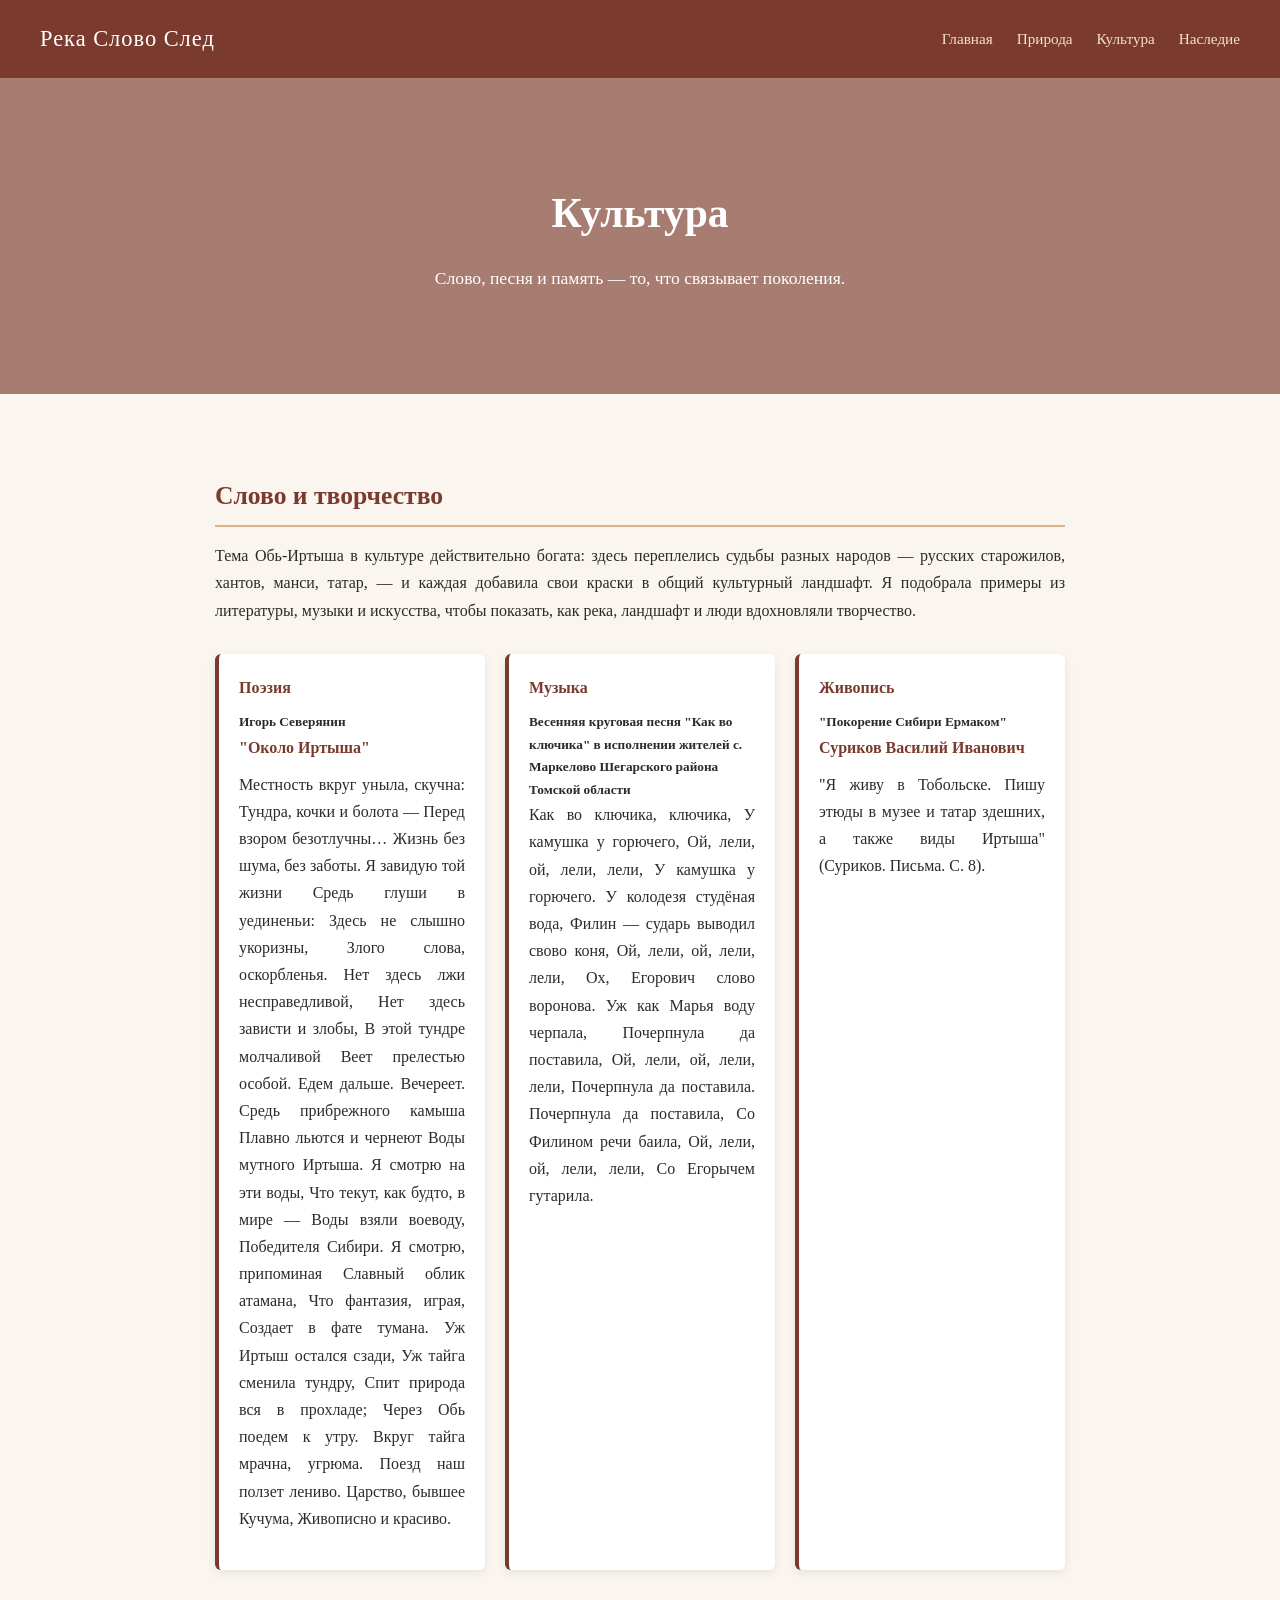
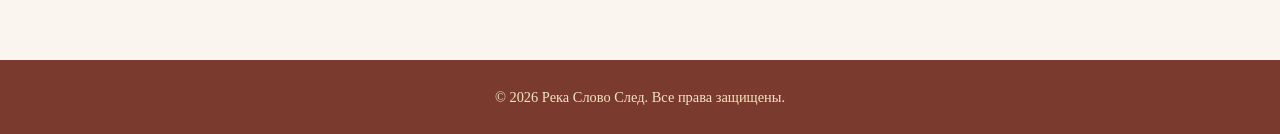
<file: culture.html>
<!DOCTYPE html>
<html lang="ru">
<head>
  <meta charset="UTF-8">
  <meta name="viewport" content="width=device-width, initial-scale=1.0">
  <title>Культура — Река Слово След</title>
  <style>
  * {
    margin: 0;
    padding: 0;
    box-sizing: border-box;
  }
  body {
    font-family: 'Georgia', serif;
    line-height: 1.7;
    color: #2b2b2b;
    background: #faf6ef;
  }

  header {
    background: #7a3b2e;
    color: #fff;
    padding: 20px 40px;
    display: flex;
    justify-content: space-between;
    align-items: center;
    flex-wrap: wrap;
  }

  header h1 {
    font-size: 1.4rem;
    font-weight: normal;
    letter-spacing: 1px;
  }

  nav a {
    color: #f4e4c1;
    text-decoration: none;
    margin-left: 20px;
    font-size: 0.95rem;
    transition: color .3s;
  }

  nav a:hover {
    color: #fff;
    text-decoration: underline;
  }

  .hero {
    background: linear-gradient(rgba(122,59,46,.65), rgba(122,59,46,.65)), url('https://images.unsplash.com/photo-1519677100203-a0e668c92439?w=1600') center/cover;
    color: #fff;
    padding: 100px 40px;
    text-align: center;
  }

  .hero h2 {
    font-size: 2.6rem;
    margin-bottom: 15px;
  }

  .hero p {
    font-size: 1.1rem;
    max-width: 700px;
    margin: 0 auto;
  }

  main {
    max-width: 900px;
    margin: 0 auto;
    padding: 50px 25px;
  }

  main h3 {
    font-size: 1.6rem;
    color: #7a3b2e;
    margin: 30px 0 15px;
    border-bottom: 2px solid #d9b48f;
    padding-bottom: 8px;
  }

  main p {
    margin-bottom: 18px;
    text-align: justify;
  }

  .cards {
    display: grid;
    grid-template-columns: repeat(auto-fit, minmax(240px, 1fr));
    gap: 20px;
    margin-top: 30px;
  }

  .card {
    background: #fff;
    border-left: 4px solid #7a3b2e;
    padding: 20px;
    border-radius: 6px;
    box-shadow: 0 3px 10px rgba(0,0,0,.08);
  }

  .card h4 {
    color: #7a3b2e;
    margin-bottom: 10px;
  }

  footer {
    background: #7a3b2e;
    color: #f4e4c1;
    text-align: center;
    padding: 25px;
    font-size: 0.9rem;
    margin-top: 40px;
  }

  @media (max-width: 600px) {
    header { flex-direction: column; text-align: center; }
    nav a { margin: 5px 10px; display: inline-block; }
    .hero h2 { font-size: 1.9rem; }
  }
  </style>
</head>
<body>
  <header>
    <h1>Река Слово След</h1>
    <nav>
      <a href="main.html">Главная</a>
      <a href="nature.html">Природа</a>
      <a href="culture.html">Культура</a>
      <a href="heritage.html">Наследие</a>
    </nav>
  </header>

  <section class="hero">
    <h2>Культура</h2>
    <p>Слово, песня и память — то, что связывает поколения.</p>
  </section>

  <main>
    <h3>Слово и творчество</h3>
    <p>Тема Обь-Иртыша в культуре действительно богата: здесь переплелись судьбы разных народов — русских старожилов, хантов, манси, татар, — и каждая добавила свои краски в общий культурный ландшафт. Я подобрала примеры из литературы, музыки и искусства, чтобы показать, как река, ландшафт и люди вдохновляли творчество. 
</p>

    <div class="cards">
      <div class="card">
        <h4>Поэзия</h4>
        <h5>Игорь Северянин</h5> <h4>"Около Иртыша"</h4>
        <p>Местность вкруг уныла, скучна: Тундра, кочки и болота — Перед взором безотлучны… Жизнь без шума, без заботы. Я завидую той жизни Средь глуши в уединеньи: Здесь не слышно укоризны, Злого слова, оскорбленья. Нет здесь лжи несправедливой, Нет здесь зависти и злобы, В этой тундре молчаливой Веет прелестью особой. Едем дальше. Вечереет. Средь прибрежного камыша Плавно льются и чернеют Воды мутного Иртыша. Я смотрю на эти воды, Что текут, как будто, в мире — Воды взяли воеводу, Победителя Сибири. Я смотрю, припоминая Славный облик атамана, Что фантазия, играя, Создает в фате тумана. Уж Иртыш остался сзади, Уж тайга сменила тундру, Спит природа вся в прохладе; Через Обь поедем к утру. Вкруг тайга мрачна, угрюма. Поезд наш ползет лениво. Царство, бывшее Кучума, Живописно и красиво.</p>
      </div>
      <div class="card">
        <h4>Музыка</h4>
        <h5>Весенняя круговая песня "Как во ключика" в исполнении жителей с. Маркелово Шегарского района Томской области</h5>
        <p>Как во ключика, ключика, У камушка у горючего, Ой, лели, ой, лели, лели, У камушка у горючего. У колодезя студёная вода, Филин — сударь выводил свово коня, Ой, лели, ой, лели, лели, Ох, Егорович слово воронова. Уж как Марья воду черпала, Почерпнула да поставила, Ой, лели, ой, лели, лели, Почерпнула да поставила. Почерпнула да поставила, Со Филином речи баила, Ой, лели, ой, лели, лели, Со Егорычем гутарила.</p>
      </div>
      <div class="card">
        <h4>Живопись</h4>
        <h5>"Покорение Сибири Ермаком"</h5> <h4>Суриков Василий Иванович</h4>
        <p>"Я живу в Тобольске. Пишу этюды в музее и татар здешних, а также виды Иртыша" (Суриков. Письма. С. 8).</p>
      </div>
    </div>
  </main>

  <footer>
    © 2026 Река Слово След. Все права защищены.
  </footer>
</body>
</html>
</file>
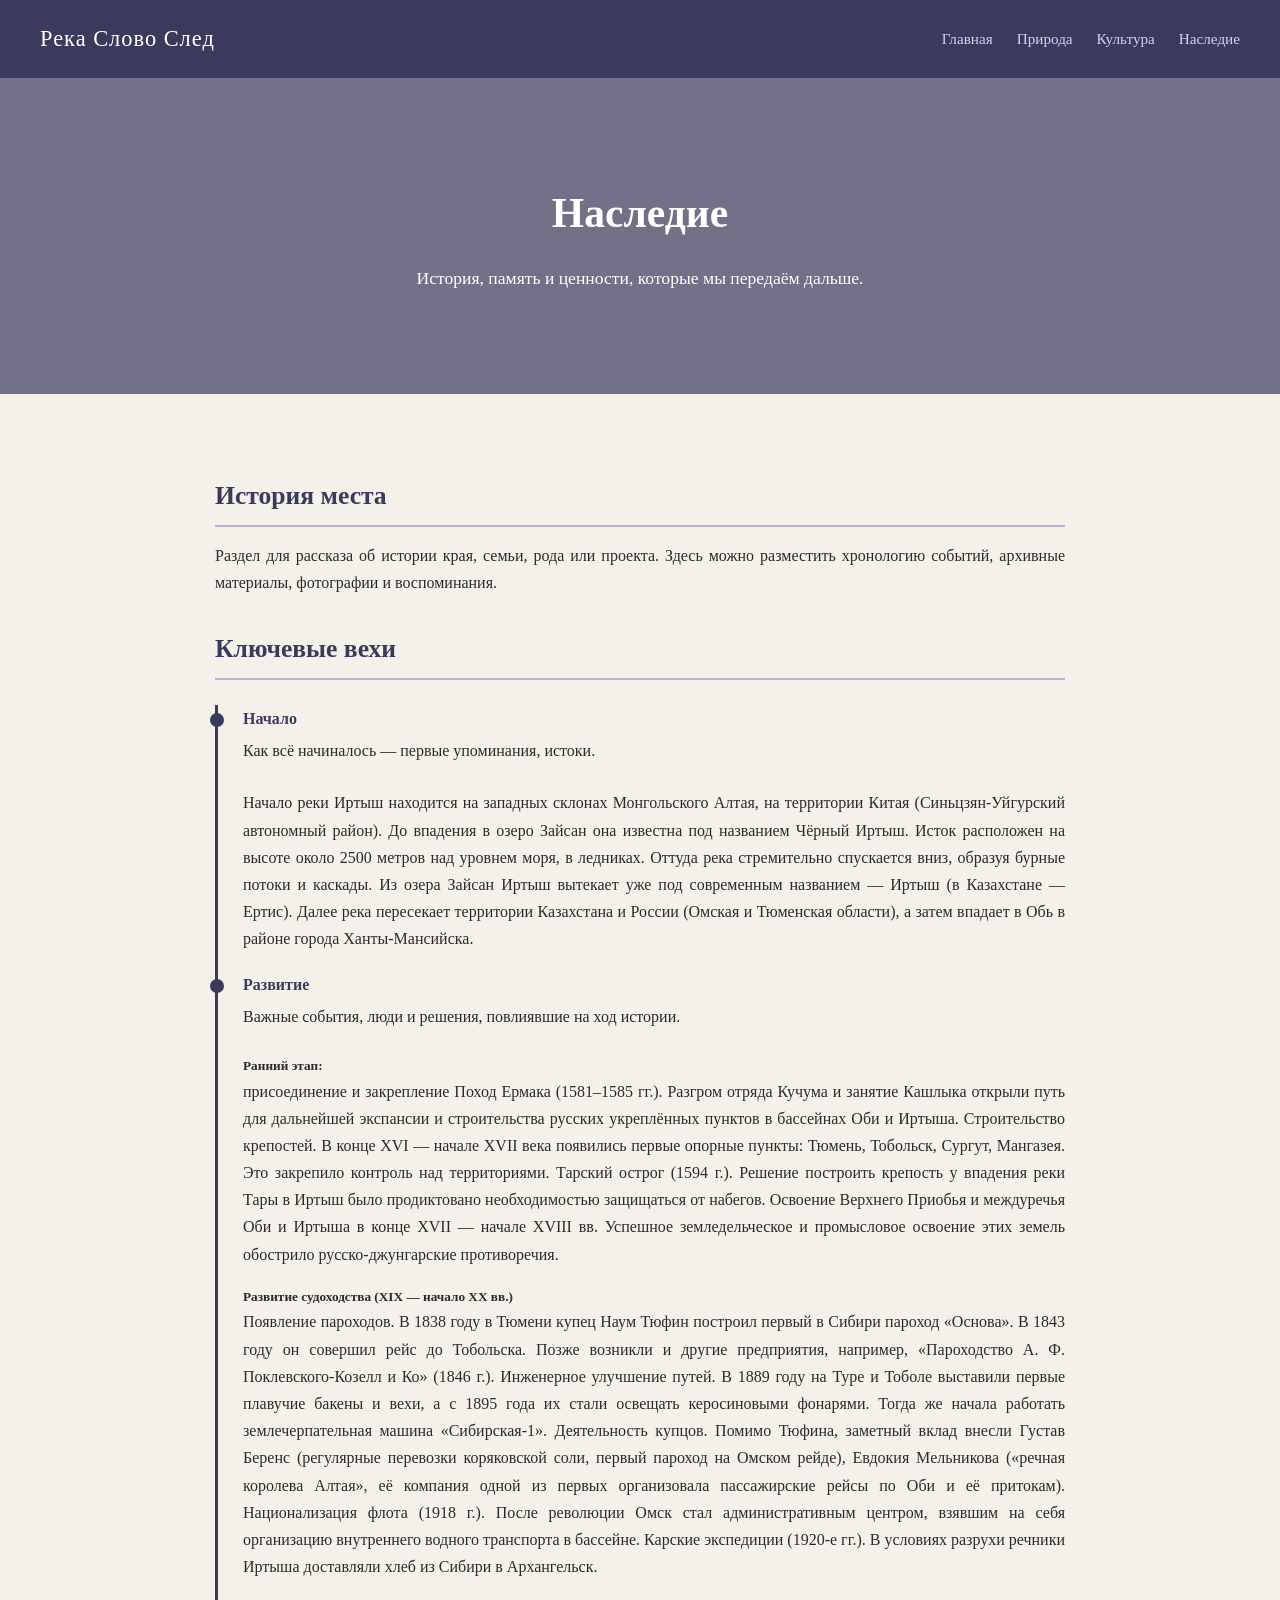
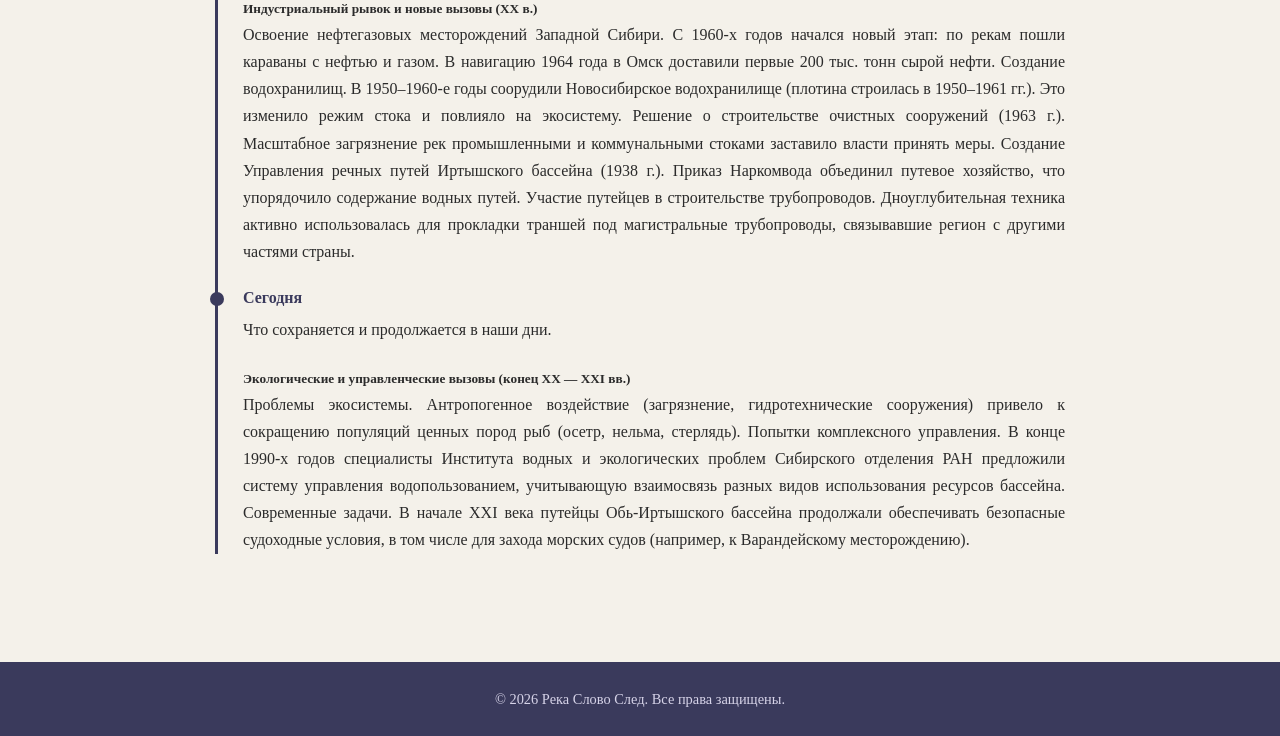
<file: heritage.html>
<!DOCTYPE html>
<html lang="ru">
<head>
  <meta charset="UTF-8">
  <meta name="viewport" content="width=device-width, initial-scale=1.0">
  <title>Наследие — Река Слово След</title>
  <style>
  * {
    margin: 0;
    padding: 0;
    box-sizing: border-box;
  }

  body {
    font-family: 'Georgia', serif;
    line-height: 1.7;
    color: #2b2b2b;
    background: #f4f1ea;
  }

  header {
    background: #3a3a5c;
    color: #fff;
    padding: 20px 40px;
    display: flex;
    justify-content: space-between;
    align-items: center;
    flex-wrap: wrap;
  }
    
  header h1 {
    font-size: 1.4rem;
    font-weight: normal;
    letter-spacing: 1px;
  }

  nav a {
    color: #d6d3e8;
    text-decoration: none;
    margin-left: 20px;
    font-size: 0.95rem;
    transition: color .3s;
  }
  nav a:hover {
    color: #fff;
    text-decoration: underline;
  }
  
  .hero {
    background: linear-gradient(rgba(58,58,92,.7), rgba(58,58,92,.7)), url('https://images.unsplash.com/photo-1524995997946-a1c2e315a42f?w=1600') center/cover;
    color: #fff;
    padding: 100px 40px;
    text-align: center;
  }
  
  .hero h2 {
    font-size: 2.6rem;
    margin-bottom: 15px;
  }
  
  .hero p {
    font-size: 1.1rem;
    max-width: 700px;
    margin: 0 auto;
  }

  main {
    max-width: 900px;
    margin: 0 auto;
    padding: 50px 25px;
  }

  main h3 {
    font-size: 1.6rem;
    color: #3a3a5c;
    margin: 30px 0 15px;
    border-bottom: 2px solid #b8b3d6;
    padding-bottom: 8px;
  }

  main p {
    margin-bottom: 18px;
    text-align: justify;
  }

  .timeline {
    list-style: none;
    border-left: 3px solid #3a3a5c;
    padding-left: 25px;
    margin-top: 25px;
  }

  .timeline li {
    margin-bottom: 25px;
    position: relative;
  }

  .timeline li::before {
    content: '';
    position: absolute;
    left: -33px;
    top: 8px;
    width: 14px;
    height: 14px;
    background: #3a3a5c;
    border-radius: 50%;
  }

  .timeline strong {
    color: #3a3a5c;
    display: block;
    margin-bottom: 5px;
  }

  footer {
    background: #3a3a5c;
    color: #d6d3e8;
    text-align: center;
    padding: 25px;
    font-size: 0.9rem;
    margin-top: 40px;
  }

  @media (max-width: 600px) {
    header { flex-direction: column; text-align: center; }
    nav a { margin: 5px 10px; display: inline-block; }
    .hero h2 { font-size: 1.9rem; }
  }
  </style>
</head>
<body>
  <header>
    <h1>Река Слово След</h1>
    <nav>
      <a href="main.html">Главная</a>
      <a href="nature.html">Природа</a>
      <a href="culture.html">Культура</a>
      <a href="heritage.html">Наследие</a>
    </nav>
  </header>

  <section class="hero">
    <h2>Наследие</h2>
    <p>История, память и ценности, которые мы передаём дальше.</p>
  </section>

  <main>
    <h3>История места</h3>
    <p>Раздел для рассказа об истории края, семьи, рода или проекта. Здесь можно разместить хронологию событий, архивные материалы, фотографии и воспоминания.</p>

    <h3>Ключевые вехи</h3>
    <ul class="timeline">
      <li>
        <strong>Начало</strong>
        Как всё начиналось — первые упоминания, истоки.
      </li>
      <p>Начало реки Иртыш находится на западных склонах Монгольского Алтая, на территории Китая (Синьцзян-Уйгурский автономный район). До впадения в озеро Зайсан она известна под названием Чёрный Иртыш. Исток расположен на высоте около 2500 метров над уровнем моря, в ледниках. Оттуда река стремительно спускается вниз, образуя бурные потоки и каскады. Из озера Зайсан Иртыш вытекает уже под современным названием — Иртыш (в Казахстане — Ертис). Далее река пересекает территории Казахстана и России (Омская и Тюменская области), а затем впадает в Обь в районе города Ханты-Мансийска.</p>
      <li>
        <strong>Развитие</strong>
        Важные события, люди и решения, повлиявшие на ход истории.
      </li>
      <h5>Ранний этап: </h5> 
      <p>присоединение и закрепление
Поход Ермака (1581–1585 гг.). Разгром отряда Кучума и занятие Кашлыка открыли путь для дальнейшей экспансии и строительства русских укреплённых пунктов в бассейнах Оби и Иртыша.
Строительство крепостей. В конце XVI — начале XVII века появились первые опорные пункты: Тюмень, Тобольск, Сургут, Мангазея. Это закрепило контроль над территориями.
Тарский острог (1594 г.). Решение построить крепость у впадения реки Тары в Иртыш было продиктовано необходимостью защищаться от набегов.
Освоение Верхнего Приобья и междуречья Оби и Иртыша в конце XVII — начале XVIII вв. Успешное земледельческое и промысловое освоение этих земель обострило русско-джунгарские противоречия.</p>
<h5>Развитие судоходства (XIX — начало XX вв.)</h5>
<p>Появление пароходов. В 1838 году в Тюмени купец Наум Тюфин построил первый в Сибири пароход «Основа». В 1843 году он совершил рейс до Тобольска. Позже возникли и другие предприятия, например, «Пароходство А. Ф. Поклевского-Козелл и Ко» (1846 г.).
Инженерное улучшение путей. В 1889 году на Туре и Тоболе выставили первые плавучие бакены и вехи, а с 1895 года их стали освещать керосиновыми фонарями. Тогда же начала работать землечерпательная машина «Сибирская-1».
Деятельность купцов. Помимо Тюфина, заметный вклад внесли Густав Беренс (регулярные перевозки коряковской соли, первый пароход на Омском рейде), Евдокия Мельникова («речная королева Алтая», её компания одной из первых организовала пассажирские рейсы по Оби и её притокам).
Национализация флота (1918 г.). После революции Омск стал административным центром, взявшим на себя организацию внутреннего водного транспорта в бассейне.
Карские экспедиции (1920-е гг.). В условиях разрухи речники Иртыша доставляли хлеб из Сибири в Архангельск.</p>
<h5>Индустриальный рывок и новые вызовы (XX в.)</h5>
<p>Освоение нефтегазовых месторождений Западной Сибири. С 1960-х годов начался новый этап: по рекам пошли караваны с нефтью и газом. В навигацию 1964 года в Омск доставили первые 200 тыс. тонн сырой нефти.
Создание водохранилищ. В 1950–1960-е годы соорудили Новосибирское водохранилище (плотина строилась в 1950–1961 гг.). Это изменило режим стока и повлияло на экосистему.
Решение о строительстве очистных сооружений (1963 г.). Масштабное загрязнение рек промышленными и коммунальными стоками заставило власти принять меры.
Создание Управления речных путей Иртышского бассейна (1938 г.). Приказ Наркомвода объединил путевое хозяйство, что упорядочило содержание водных путей. 
Участие путейцев в строительстве трубопроводов. Дноуглубительная техника активно использовалась для прокладки траншей под магистральные трубопроводы, связывавшие регион с другими частями страны.</p>
      <li>
        <strong>Сегодня</strong>
        Что сохраняется и продолжается в наши дни.
      </li>
      <h5>Экологические и управленческие вызовы (конец XX — XXI вв.)</h5>
      <p>Проблемы экосистемы. Антропогенное воздействие (загрязнение, гидротехнические сооружения) привело к сокращению популяций ценных пород рыб (осетр, нельма, стерлядь).
Попытки комплексного управления. В конце 1990-х годов специалисты Института водных и экологических проблем Сибирского отделения РАН предложили систему управления водопользованием, учитывающую взаимосвязь разных видов использования ресурсов бассейна.
Современные задачи. В начале XXI века путейцы Обь-Иртышского бассейна продолжали обеспечивать безопасные судоходные условия, в том числе для захода морских судов (например, к Варандейскому месторождению).</p>
    </ul>
  </main>

  <footer>
    © 2026 Река Слово След. Все права защищены.
  </footer>
</body>
</html>
</file>
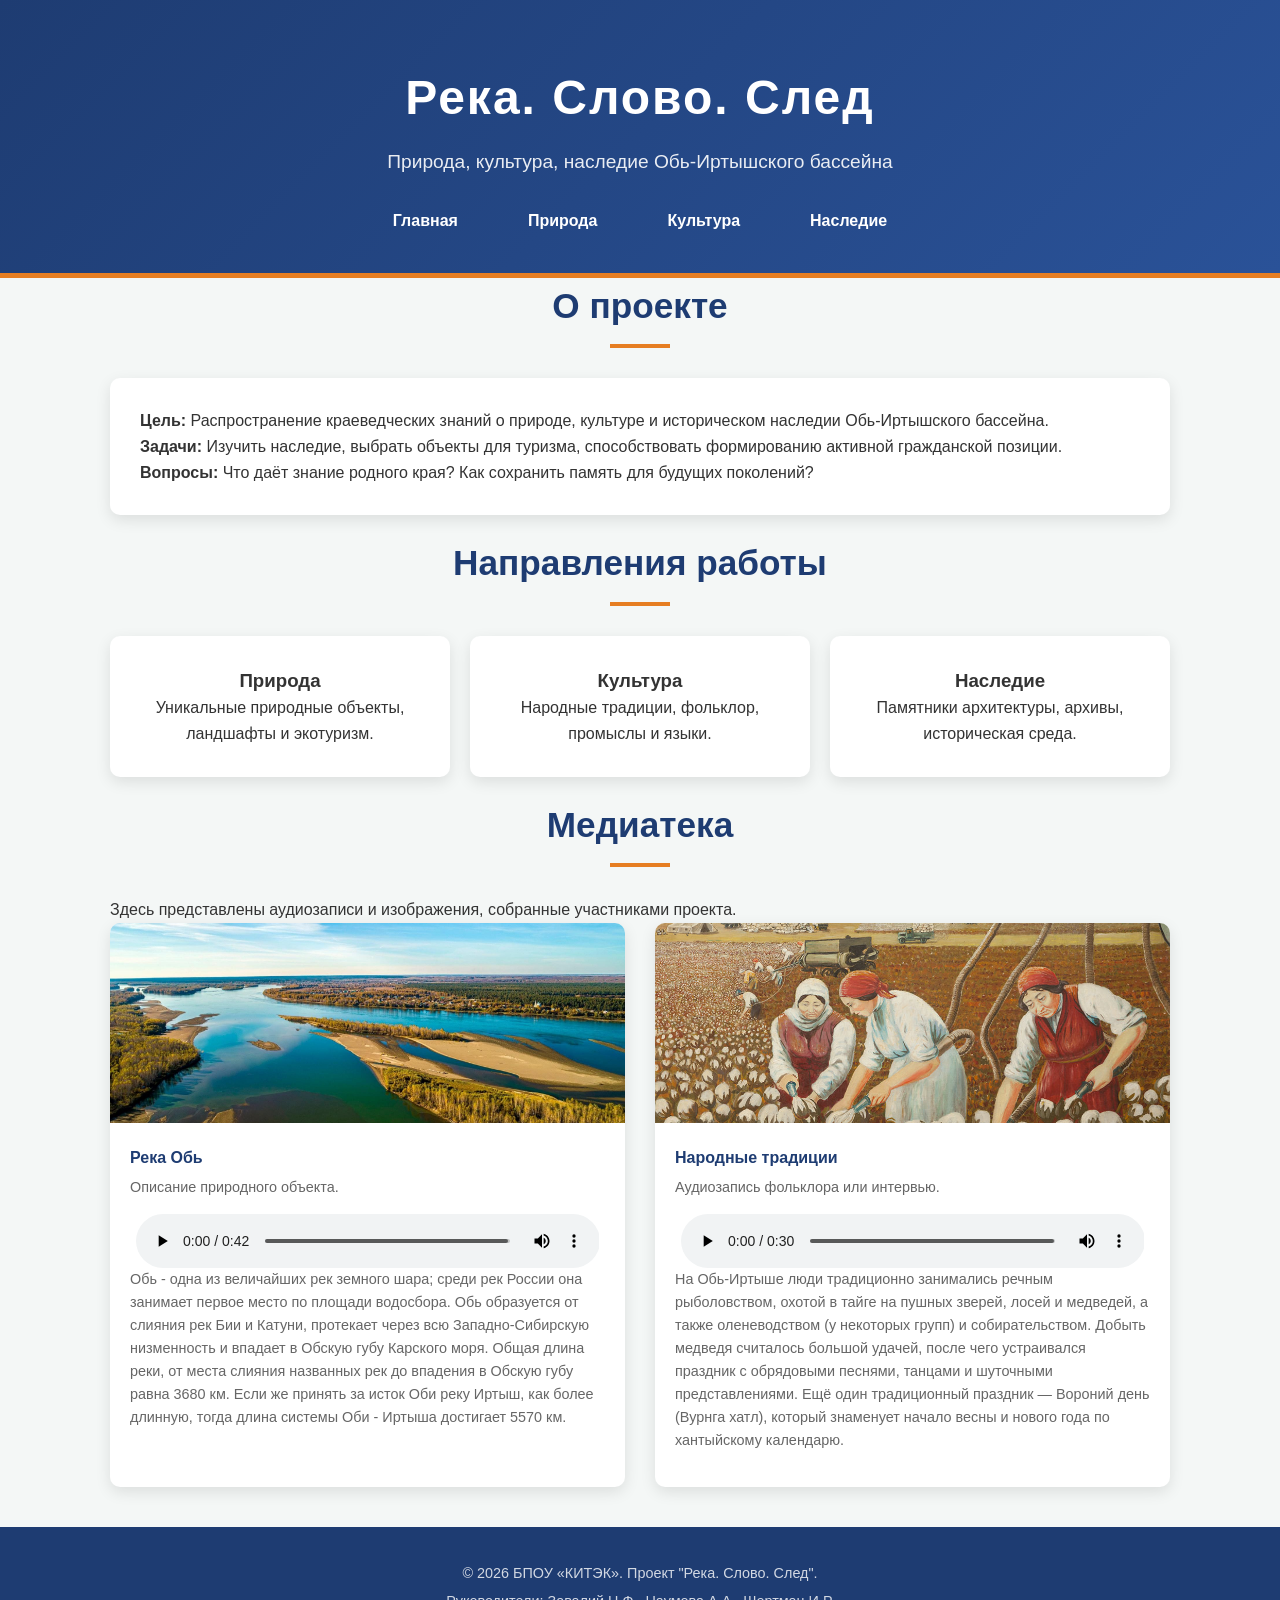
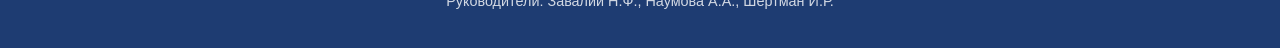
<file: main.html>
<!DOCTYPE html>
<html lang="ru">
<head>
    <meta charset="UTF-8">
    <meta name="viewport" content="width=device-width, initial-scale=1.0">
    <title>Река. Слово. След</title>
    <style>
    /* Основные настройки */
    * {
        margin: 0;
        padding: 0;
        box-sizing: border-box;
        font-family: 'Segoe UI', Tahoma, Geneva, Verdana, sans-serif;
    }

    body {
        background-color: #f4f7f6;
        color: #333;
        line-height: 1.6;
    }

    .container {
        max-width: 1100px;
        margin: 0 auto;
        padding: 0 20px;
    }

    /* Шапка */
    header {
        background: linear-gradient(135deg, #1e3c72 0%, #2a5298 100%);
        color: white;
        padding: 60px 0 40px;
        text-align: center;
        border-bottom: 5px solid #e67e22;
    }

    header h1 {
        font-size: 3rem;
        margin-bottom: 10px;
        letter-spacing: 2px;
    }

    header p {
        font-size: 1.2rem;
        opacity: 0.9;
        margin-bottom: 30px;
    }

    nav a {
        color: white;
        text-decoration: none;
        margin: 0 15px;
        font-weight: bold;
        padding: 10px 20px;
        border-radius: 5px;
        transition: background 0.3s;
    }

    nav a:hover {
        background: rgba(255, 255, 255, 0.2);
    }

    /* Секции */
    section {
        padding: 60px 0;
    }

    h2 {
        font-size: 2.2rem;
        color: #1e3c72;
        margin-bottom: 30px;
        text-align: center;
        position: relative;
    }

    h2::after {
        content: '';
        display: block;
        width: 60px;
        height: 4px;
        background: #e67e22;
        margin: 10px auto 0;
    }

    /* Карточки */
    .card {
        background: white;
        padding: 30px;
        border-radius: 10px;
        box-shadow: 0 5px 15px rgba(0,0,0,0.1);
        margin-bottom: 20px;
    }

    .grid {
        display: grid;
        grid-template-columns: repeat(auto-fit, minmax(300px, 1fr));
        gap: 20px;
    }

     .grid .card {
        text-align: center;
        transition: transform 0.3s;
    }

     .grid .card:hover {
        transform: translateY(-5px);
    }

     /* Медиатека */
    .media-grid {
        display: grid;
        grid-template-columns: repeat(auto-fit, minmax(300px, 1fr));
        gap: 30px;
     }

    .media-card {
        background: white;
        border-radius: 10px;
        overflow: hidden;
        box-shadow: 0 5px 15px rgba(0,0,0,0.1);
        padding-bottom: 20px;
    }

    .media-card img {
        width: 100%;
        height: 200px;
        object-fit: cover;
    }

    .media-card h4 {
        padding: 15px 20px 5px;
        color: #1e3c72;
    }

    .media-card p {
        padding: 0 20px 15px;
        font-size: 0.9rem;
        color: #666;
    }

    .media-card audio {
        width: 90%;
        margin: 0 auto;
        display: block;
    }

    /* Подвал */
    footer {
        background: #1e3c72;
        color: white;
        text-align: center;
        padding: 30px 0;
        margin-top: 40px;
    }

    footer p {
        margin: 5px 0;
        font-size: 0.9rem;
        opacity: 0.8;
    }

    /* Адаптивность */
    @media (max-width: 768px) {
        header h1 { font-size: 2rem; }
        nav a { display: block; margin: 10px 0; }
        .grid { grid-template-columns: 1fr; }
    }
    </style>
</head>
<body>

    <header>
        <div class="container">
            <h1>Река. Слово. След</h1>
            <p>Природа, культура, наследие Обь-Иртышского бассейна</p>
            <nav>
                <a href="index.html">Главная</a>
                <a href="nature.html">Природа</a>
                <a href="culture.html">Культура</a>
                <a href="heritage.html">Наследие</a>
            </nav>
        </div>
    </header>

    <main>
        <!-- Раздел О проекте -->
        <section id="about" class="container">
            <h2>О проекте</h2>
            <div class="card">
                <p><strong>Цель:</strong> Распространение краеведческих знаний о природе, культуре и историческом наследии Обь-Иртышского бассейна.</p>
                <p><strong>Задачи:</strong> Изучить наследие, выбрать объекты для туризма, способствовать формированию активной гражданской позиции.</p>
                <p><strong>Вопросы:</strong> Что даёт знание родного края? Как сохранить память для будущих поколений?</p>
            </div>
        </section>

        <!-- Раздел Направления -->
        <section id="directions" class="container">
            <h2>Направления работы</h2>
            <div class="grid">
                <div class="card">
                    <h3>Природа</h3>
                    <p>Уникальные природные объекты, ландшафты и экотуризм.</p>
                </div>
                <div class="card">
                    <h3>Культура</h3>
                    <p>Народные традиции, фольклор, промыслы и языки.</p>
                </div>
                <div class="card">
                    <h3>Наследие</h3>
                    <p>Памятники архитектуры, архивы, историческая среда.</p>
                </div>
            </div>
        </section>

        <!-- Раздел Медиатека (Аудио и Картинки) -->
        <section id="media" class="container">
            <h2>Медиатека</h2>
            <p>Здесь представлены аудиозаписи и изображения, собранные участниками проекта.</p>
            
            <div class="media-grid">
                <!-- Пример карточки с картинкой и аудио -->
                <div class="media-card">
                    <img src="data/images/nature.jpg" alt="Природа Оби">
                    <h4>Река Обь</h4>
                    <p>Описание природного объекта.</p>
                    <audio controls>
                        <source src="data/audio/nature.mp3" type="audio/mpeg">
                    </audio>
                    <p>Обь - одна из величайших рек земного шара; среди рек России она занимает первое место по площади водосбора. Обь образуется от слияния рек Бии и Катуни, протекает через всю Западно-Сибирскую низменность и впадает в Обскую губу Карского моря. Общая длина реки, от места слияния названных рек до впадения в Обскую губу равна 3680 км. Если же принять за исток Оби реку Иртыш, как более длинную, тогда длина системы Оби - Иртыша достигает 5570 км.</p>
                </div>

                <div class="media-card">
                    <img src="data/images/culture.jpg" alt="Народная культура">
                    <h4>Народные традиции</h4>
                    <p>Аудиозапись фольклора или интервью.</p>
                    <audio controls>
                        <source src="data/audio/culture.mp3" type="audio/mpeg">
                    </audio>
                    <p>На Обь-Иртыше люди традиционно занимались речным рыболовством, охотой в тайге на пушных зверей, лосей и медведей, а также оленеводством (у некоторых групп) и собирательством. Добыть медведя считалось большой удачей, после чего устраивался праздник с обрядовыми песнями, танцами и шуточными представлениями. Ещё один традиционный праздник — Вороний день (Вурнга хатл), который знаменует начало весны и нового года по хантыйскому календарю.</p>
                </div>
            </div>
        </section>
    </main>

    <footer>
        <div class="container">
            <p>&copy; 2026 БПОУ «КИТЭК». Проект "Река. Слово. След".</p>
            <p>Руководители: Завалий Н.Ф., Наумова А.А., Шертман И.Р.</p>
        </div>
    </footer>

    <script src="script.js"></script>
</body>
</html>
</file>
